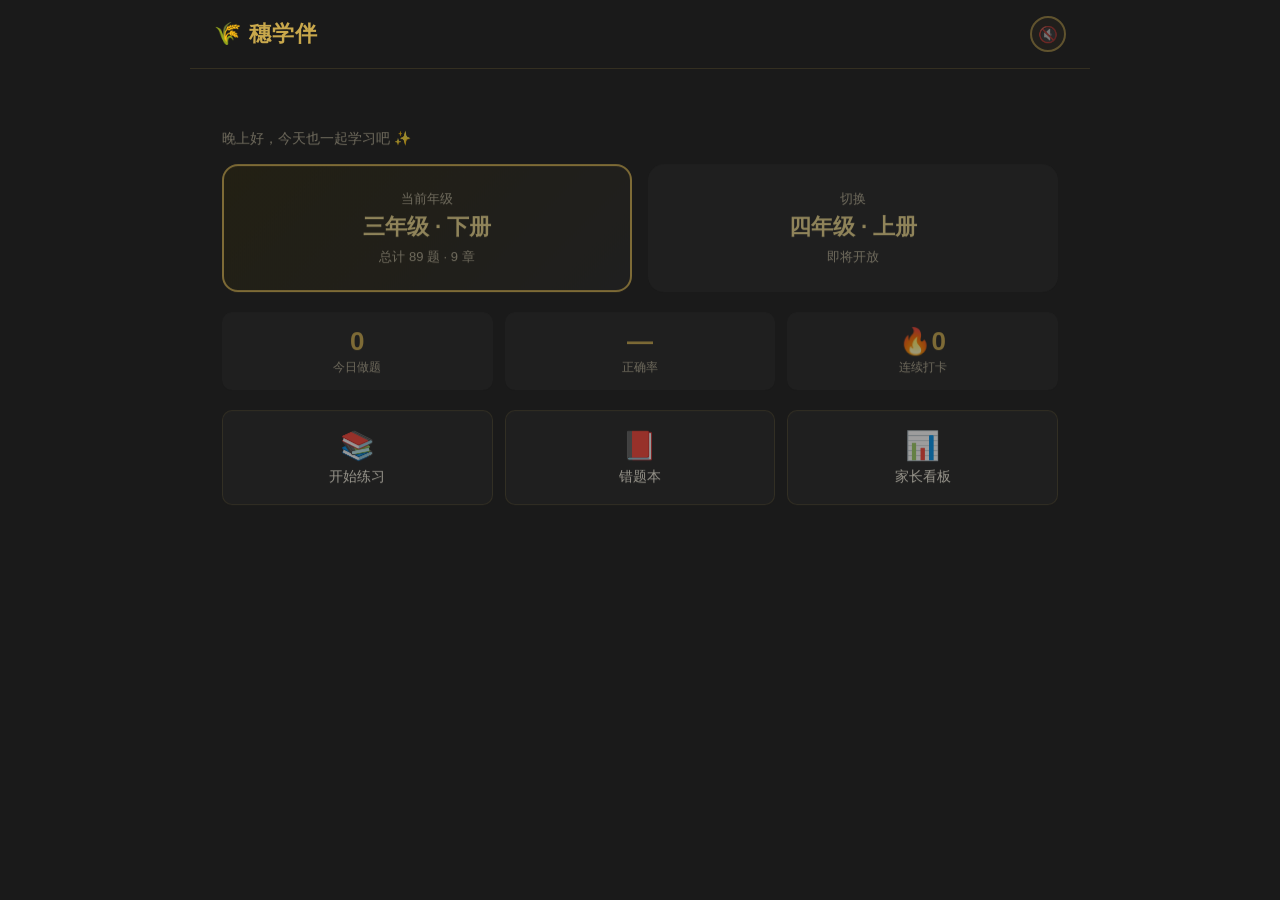
<file: index.html>
<!DOCTYPE html>
<html lang="zh-CN">
<head>
<meta charset="UTF-8">
<meta name="viewport" content="width=device-width, initial-scale=1.0">
<meta http-equiv="refresh" content="0;url=app-src/index.html">
<title>穗学伴 — 跳转中</title>
<style>
body { background:#1a1a1a; color:#C9A84C; font-family:sans-serif; display:flex; align-items:center; justify-content:center; height:100vh; text-align:center; }
p { font-size:18px; }
</style>
</head>
<body>
<p>🌾 跳转到穗学伴…<br><a href="app-src/index.html" style="color:#C9A84C;">点击这里</a></p>
</body>
</html>
</file>
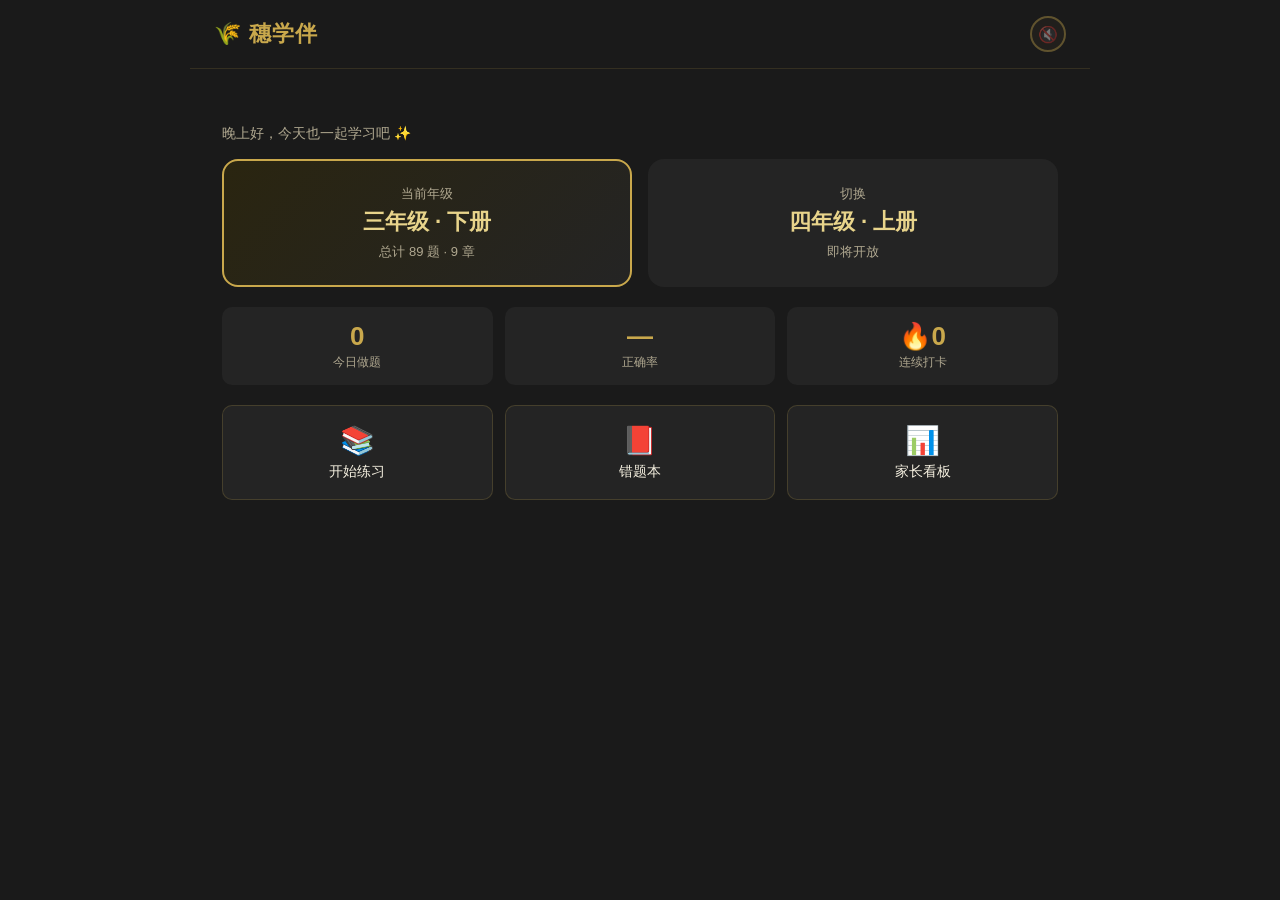
<file: app-src/index.html>
<!DOCTYPE html>
<html lang="zh-CN">
<head>
<meta charset="UTF-8">
<meta name="viewport" content="width=device-width, initial-scale=1.0, maximum-scale=1.0, user-scalable=no">
<meta name="theme-color" content="#C9A84C">
<meta name="apple-mobile-web-app-capable" content="yes">
<meta name="apple-mobile-web-app-status-bar-style" content="black-translucent">
<meta name="apple-mobile-web-app-title" content="穗学伴">
<meta name="mobile-web-app-capable" content="yes">
<link rel="manifest" href="manifest.json">
<link rel="apple-touch-icon" sizes="180x180" href="assets/icons/icon-180.png">
<link rel="apple-touch-icon" sizes="192x192" href="assets/icons/icon-192.png">
<link rel="apple-touch-icon" sizes="512x512" href="assets/icons/icon-512.png">
<link rel="icon" type="image/svg+xml" href="assets/icons/icon.svg">
<title>穗学伴 — 三年级下册数学</title>
<link rel="stylesheet" href="css/theme.css">
<link rel="stylesheet" href="css/layout.css">
<link rel="stylesheet" href="css/components.css">
<style>
/* 首页 */
.grade-grid { display:grid; grid-template-columns:1fr 1fr; gap:var(--space-md); }
.grade-card { background:var(--bg-card); border-radius:var(--radius); padding:24px 16px; text-align:center; border:2px solid transparent; cursor:pointer; transition:all var(--transition-fast); }
.grade-card:active { transform:scale(0.96); }
.grade-card.selected { border-color:var(--gold); background:linear-gradient(135deg,#2a2510,#242424); }
.grade-card .label { font-size:13px; color:var(--text-secondary); margin-bottom:4px; }
.grade-card .title { font-size:22px; font-weight:700; color:var(--gold-light); }
.grade-card .sub { font-size:13px; color:var(--text-secondary); margin-top:6px; }
.home-stats { display:flex; gap:12px; margin:20px 0; }
.stat-card { flex:1; background:var(--bg-card); border-radius:var(--radius-sm); padding:14px 12px; text-align:center; }
.stat-card .num { font-size:26px; font-weight:700; color:var(--gold); }
.stat-card .lbl { font-size:12px; color:var(--text-secondary); margin-top:2px; }
.quick-actions { display:grid; grid-template-columns:1fr 1fr 1fr; gap:12px; margin-top:20px; }
.quick-btn { background:var(--bg-card); border:1px solid rgba(201,168,76,.2); border-radius:var(--radius-sm); padding:18px 8px; text-align:center; cursor:pointer; transition:all var(--transition-fast); font-size:14px; color:var(--text-primary); }
.quick-btn:active { background:var(--bg-inset); }
.quick-btn .icon { font-size:28px; display:block; margin-bottom:6px; }

/* 章节列表 */
.chapter-list { display:flex; flex-direction:column; gap:10px; }
.chapter-item { background:var(--bg-card); border-radius:var(--radius-sm); padding:16px; display:flex; align-items:center; gap:14px; cursor:pointer; transition:all var(--transition-fast); border:1px solid transparent; }
.chapter-item:active { transform:scale(0.98); }
.chapter-item:hover { border-color:rgba(201,168,76,.25); }
.ch-item-num { width:40px; height:40px; border-radius:50%; background:rgba(201,168,76,.12); color:var(--gold); display:flex; align-items:center; justify-content:center; font-weight:700; font-size:16px; flex-shrink:0; }
.ch-item-info { flex:1; }
.ch-item-name { font-size:16px; font-weight:600; margin-bottom:4px; }
.ch-item-sub { font-size:12px; color:var(--text-secondary); }
.ch-item-arrow { color:var(--text-secondary); font-size:20px; }

/* 引导页 */
.guide-header { text-align:center; margin-bottom:24px; }
.guide-header .ch-title { font-size:14px; color:var(--text-secondary); margin-bottom:4px; }
.guide-header .topic { font-size:24px; font-weight:700; color:var(--gold-light); }
.guide-step { display:none; background:var(--bg-card); border-radius:var(--radius); padding:24px; margin-bottom:16px; animation:fadeIn .4s ease; }
.guide-step.active { display:block; }
.guide-step .step-num { font-size:12px; color:var(--text-secondary); margin-bottom:8px; letter-spacing:1px; }
.guide-step .step-title { font-size:20px; font-weight:600; margin-bottom:16px; color:var(--gold); }
.guide-step .step-content { font-size:17px; line-height:1.8; color:var(--text-primary); }
.voice-btn { position:absolute; top:16px; right:20px; width:44px; height:44px; border-radius:50%; border:2px solid var(--gold); background:rgba(201,168,76,.1); color:var(--gold); font-size:20px; cursor:pointer; display:flex; align-items:center; justify-content:center; transition:all var(--transition-fast); z-index:5; }
.voice-btn:active { transform:scale(.9); }
.voice-btn.playing { animation:pulse 1s infinite; background:rgba(201,168,76,.25); }
.voice-btn.muted { opacity:.4; }

/* 答题 */
.quiz-card { background:var(--bg-card); border-radius:var(--radius); padding:28px 24px; margin-bottom:20px; }
.quiz-card .q-type { font-size:12px; color:var(--gold); letter-spacing:1px; margin-bottom:10px; }
.quiz-card .q-text { font-size:20px; line-height:1.6; font-weight:500; }
.quiz-options { display:flex; flex-direction:column; gap:10px; }
.quiz-options .opt { background:var(--bg-card); border:2px solid #333; border-radius:var(--radius-sm); padding:16px; font-size:17px; cursor:pointer; transition:all var(--transition-fast); text-align:left; }
.quiz-options .opt:active { transform:scale(.98); }
.quiz-options .opt.selected { border-color:var(--gold); background:rgba(201,168,76,.1); }
.quiz-options .opt.correct { border-color:var(--green); background:var(--green-bg); }
.quiz-options .opt.wrong { border-color:var(--red); background:var(--red-bg); }

/* 结果 */
.result-summary { text-align:center; padding:32px; background:var(--bg-card); border-radius:var(--radius); margin-bottom:20px; }
.result-summary .big-num { font-size:56px; font-weight:700; color:var(--gold); }
.result-summary .detail { display:flex; justify-content:center; gap:24px; margin-top:16px; font-size:14px; color:var(--text-secondary); }

/* 响应式调整 */
@media(max-width:599px) {
  .grade-grid { grid-template-columns:1fr 1fr; gap:10px; }
  .quick-actions { grid-template-columns:1fr 1fr; }
  .quiz-card .q-text { font-size:17px; }
  .guide-step .step-title { font-size:18px; }
  .guide-header .topic { font-size:20px; }
}
@media(min-width:768px) {
  .chapter-item { padding:20px; }
  .quiz-card { padding:36px 32px; }
  .quiz-card .q-text { font-size:22px; }
}
</style>
</head>
<body>
<div class="app">

  <!-- ====== HEADER ====== -->
  <div class="header">
    <button class="back-btn" id="backBtn" onclick="goBack()">‹</button>
    <h1>🌾 穗学伴</h1>
    <button class="voice-btn muted" id="voiceBtn" onclick="handleVoiceToggle()" title="朗读本页" style="position:static;width:36px;height:36px;font-size:16px;">🔇</button>
  </div>

  <!-- ====== PAGE: HOME ====== -->
  <div class="page active" id="page-home">
    <p style="color:var(--text-secondary);font-size:14px;margin-bottom:16px;" id="homeGreeting">今天也一起学习吧 ✨</p>
    <div class="grade-grid">
      <div class="grade-card selected" id="gradeCard">
        <div class="label">当前年级</div>
        <div class="title">三年级 · 下册</div>
        <div class="sub" id="gradeInfo">89 道题 · 9 章</div>
      </div>
      <div class="grade-card" onclick="alert('四年级即将开放 🚧')">
        <div class="label">切换</div>
        <div class="title">四年级 · 上册</div>
        <div class="sub">即将开放</div>
      </div>
    </div>
    <div class="home-stats" id="homeStats">
      <div class="stat-card"><div class="num" id="statToday">0</div><div class="lbl">今日做题</div></div>
      <div class="stat-card"><div class="num" id="statRate">—</div><div class="lbl">正确率</div></div>
      <div class="stat-card"><div class="num" id="statStreak">🔥0</div><div class="lbl">连续打卡</div></div>
    </div>
    <div class="quick-actions">
      <div class="quick-btn" onclick="navigate('chapters')"><span class="icon">📚</span>开始练习</div>
      <div class="quick-btn" onclick="navigate('wrongbook')"><span class="icon">📕</span>错题本</div>
      <div class="quick-btn" onclick="navigate('dashboard')"><span class="icon">📊</span>家长看板</div>
    </div>
  </div>

  <!-- ====== PAGE: CHAPTERS ====== -->
  <div class="page" id="page-chapters">
    <p style="color:var(--text-secondary);font-size:14px;margin-bottom:16px;">三年级 · 下册 — 共 9 章</p>
    <div class="chapter-list" id="chapterList"></div>
  </div>

  <!-- ====== PAGE: GUIDE ====== -->
  <div class="page" id="page-guide" style="position:relative;">
    <div class="guide-header">
      <div class="ch-title" id="guideChapterLabel">第 6 章</div>
      <div class="topic" id="guideTopic">年、月、日</div>
    </div>
    <div id="guideSteps"></div>
    <div class="btn-row">
      <button class="btn btn-secondary" id="guidePrev" onclick="guidePrev()">← 上一步</button>
      <button class="btn btn-primary" id="guideNext" onclick="guideNext()">继续 →</button>
    </div>
  </div>

  <!-- ====== PAGE: QUIZ ====== -->
  <div class="page" id="page-quiz">
    <div style="display:flex;align-items:center;gap:12px;margin-bottom:20px;">
      <span style="font-size:14px;color:var(--text-secondary);white-space:nowrap;" id="quizCount">1/5</span>
      <div class="progress-bar" style="flex:1;"><div class="progress-fill" id="quizFill" style="width:20%"></div></div>
    </div>
    <div class="quiz-card" id="quizCard"></div>
    <div class="feedback" id="quizFeedback"></div>
    <div class="btn-row">
      <button class="btn btn-primary" id="quizSubmit" onclick="quizSubmit()" style="display:none;">确认答案</button>
      <button class="btn btn-primary" id="quizNext" onclick="quizNext()" style="display:none;">下一题 →</button>
    </div>
  </div>

  <!-- ====== PAGE: RESULT ====== -->
  <div class="page" id="page-result">
    <div class="result-summary">
      <div class="big-num" id="resultScore">0%</div>
      <div style="font-size:18px;margin-top:8px;" id="resultLabel">继续加油！</div>
      <div class="detail">
        <span id="resultCorrect">✅ 0 题</span>
        <span id="resultWrong">❌ 0 题</span>
      </div>
    </div>
    <div class="btn-row">
      <button class="btn btn-secondary" onclick="navigate('chapters')">← 返回章节</button>
      <button class="btn btn-success" id="resultAction" onclick="retryGuide()">🔄 再看一遍动画</button>
    </div>
  </div>

  <!-- ====== PAGE: WRONG BOOK ====== -->
  <div class="page" id="page-wrongbook">
    <div class="empty-state" id="wrongbookState">
      <div class="icon">📕</div>
      <p>还没有错题记录<br>做完练习再来看看吧 🌟</p>
    </div>
    <div id="wrongbookList"></div>
  </div>

  <!-- ====== PAGE: DASHBOARD ====== -->
  <div class="page" id="page-dashboard">
    <div class="empty-state">
      <div class="icon">📊</div>
      <p>家长看板<br>做几轮练习后就能看到数据啦</p>
      <span class="tag tag-demo">Stage 2 · 后续实现</span>
    </div>
  </div>

</div>

<script>
// 题库数据（三年级下册 89题）
const QUESTION_BANK = [];
</script>
<script src="js/router.js"></script>
<script src="js/store.js"></script>
<script src="js/guide-data.js"></script>
<script src="js/voice.js"></script>
<script src="js/quiz-engine.js"></script>
<script src="js/app.js"></script>
<script>
// 注册 Service Worker (PWA 离线支持)
if ('serviceWorker' in navigator) {
  navigator.serviceWorker.register('sw.js').then(reg => {
    console.log('SW 注册成功, 作用域:', reg.scope);
  }).catch(err => {
    console.warn('SW 注册失败:', err);
  });
}
</script>
</body>
</html>
</file>
<file: app-src/css/theme.css>
/* ====== 穗学伴 · 主题变量 & 全局样式 ====== */
:root {
  /* 主色 */
  --gold: #C9A84C;
  --gold-light: #E8D48B;
  --gold-dark: #A8882E;

  /* 背景 */
  --bg-dark: #1a1a1a;
  --bg-card: #242424;
  --bg-card-hover: #2a2a2a;
  --bg-inset: #2f2f2f;

  /* 文字 */
  --text-primary: #f5f0e0;
  --text-secondary: #b0a890;
  --text-muted: #777;

  /* 功能色 */
  --green: #4CAF50;
  --green-bg: rgba(76, 175, 80, 0.12);
  --red: #E57373;
  --red-bg: rgba(229, 115, 115, 0.12);
  --blue: #64B5F6;

  /* 圆角 */
  --radius: 16px;
  --radius-sm: 10px;
  --radius-xs: 6px;

  /* 间距 */
  --space-xs: 4px;
  --space-sm: 8px;
  --space-md: 16px;
  --space-lg: 24px;
  --space-xl: 32px;

  /* 字体 */
  --font-family: -apple-system, "PingFang SC", "Noto Sans SC", "SF Pro", sans-serif;

  /* 动画 */
  --transition-fast: 0.15s ease;
  --transition-normal: 0.25s ease;
  --transition-slow: 0.4s ease;
}

* { margin: 0; padding: 0; box-sizing: border-box; }

html, body {
  height: 100%;
  -webkit-tap-highlight-color: transparent;
  touch-action: manipulation;
}

body {
  font-family: var(--font-family);
  background: var(--bg-dark);
  color: var(--text-primary);
  -webkit-font-smoothing: antialiased;
  -moz-osx-font-smoothing: grayscale;
}

.app {
  width: 100%;
  max-width: 900px;
  min-height: 100vh;
  margin: 0 auto;
  position: relative;
  overflow: hidden;
}

::selection {
  background: rgba(201, 168, 76, 0.3);
  color: var(--text-primary);
}

/* ====== 通用动画 ====== */
@keyframes fadeIn {
  from { opacity: 0; transform: translateY(12px); }
  to   { opacity: 1; transform: translateY(0); }
}

@keyframes slideUp {
  from { opacity: 0; transform: translateY(24px); }
  to   { opacity: 1; transform: translateY(0); }
}

@keyframes pulse {
  0%, 100% { transform: scale(1); }
  50%      { transform: scale(1.05); }
}

@keyframes spin {
  from { transform: rotate(0deg); }
  to   { transform: rotate(360deg); }
}
</file>
<file: app-src/css/layout.css>
/* ====== 穗学伴 · 响应式布局 ====== */

/* 基础：内容区 */
.page {
  display: none;
  padding: var(--space-lg);
  animation: fadeIn var(--transition-slow);
}
.page.active { display: block; }

/* ====== 断点：手机竖屏 ====== */
@media (max-width: 599px) {
  .page { padding: var(--space-md); }
  .app { max-width: 100%; }
}

/* ====== 断点：小平板 / 手机横屏 ====== */
@media (min-width: 600px) and (max-width: 767px) {
  .page { padding: var(--space-lg); }
}

/* ====== 断点：iPad 竖屏 ====== */
@media (min-width: 768px) and (max-width: 1023px) {
  .page { padding: var(--space-xl); }
  .app { max-width: 780px; }
}

/* ====== 断点：iPad 横屏 / 桌面 ====== */
@media (min-width: 1024px) {
  .page { padding: var(--space-xl); }
  .app { max-width: 900px; }
}

/* ====== 工具类 ====== */
.text-center { text-align: center; }
.text-secondary { color: var(--text-secondary); }
.mt-sm { margin-top: var(--space-sm); }
.mt-md { margin-top: var(--space-md); }
.mt-lg { margin-top: var(--space-lg); }
.mb-md { margin-bottom: var(--space-md); }
.gap-sm { gap: var(--space-sm); }
.gap-md { gap: var(--space-md); }
.flex { display: flex; }
.flex-col { flex-direction: column; }
.flex-center { align-items: center; justify-content: center; }
.flex-between { justify-content: space-between; }
.grid-2 { display: grid; grid-template-columns: 1fr 1fr; gap: var(--space-md); }
.grid-3 { display: grid; grid-template-columns: 1fr 1fr 1fr; gap: var(--space-md); }

@media (max-width: 599px) {
  .grid-2 { grid-template-columns: 1fr; }
  .grid-3 { grid-template-columns: 1fr 1fr; }
}
</file>
<file: app-src/css/components.css>
/* ====== 穗学伴 · 组件样式 ====== */

/* ====== Header ====== */
.header {
  display: flex;
  align-items: center;
  justify-content: space-between;
  padding: var(--space-md) var(--space-lg);
  border-bottom: 1px solid rgba(201, 168, 76, 0.15);
  margin-bottom: var(--space-lg);
  background: var(--bg-dark);
  position: sticky;
  top: 0;
  z-index: 10;
}
.header h1 {
  font-size: 22px;
  color: var(--gold);
  font-weight: 700;
  letter-spacing: 1px;
}
.back-btn {
  background: none;
  border: none;
  color: var(--text-secondary);
  font-size: 32px;
  cursor: pointer;
  padding: 4px 8px;
  line-height: 1;
  display: none;
  -webkit-user-select: none;
  user-select: none;
}
.back-btn.show { display: block; }
.back-btn:active { color: var(--gold); }

/* ====== 卡片 ====== */
.card {
  background: var(--bg-card);
  border-radius: var(--radius);
  padding: var(--space-lg);
  transition: all var(--transition-fast);
}
.card-hover {
  cursor: pointer;
  border: 1px solid transparent;
}
.card-hover:active { transform: scale(0.98); }
.card-hover:hover { border-color: rgba(201, 168, 76, 0.25); }

/* ====== 按钮 ====== */
.btn {
  display: block;
  width: 100%;
  padding: 14px 24px;
  border: none;
  border-radius: var(--radius-sm);
  font-size: 16px;
  font-weight: 600;
  cursor: pointer;
  transition: all var(--transition-fast);
  text-align: center;
  -webkit-user-select: none;
  user-select: none;
}
.btn:active { transform: scale(0.97); }
.btn-primary {
  background: var(--gold);
  color: #1a1a1a;
}
.btn-secondary {
  background: var(--bg-inset);
  color: var(--text-secondary);
}
.btn-success {
  background: var(--green);
  color: white;
}
.btn-small {
  padding: 10px 16px;
  font-size: 14px;
  width: auto;
  display: inline-block;
}

.btn-row {
  display: flex;
  gap: 12px;
  margin-top: var(--space-lg);
}
.btn-row .btn { flex: 1; }

/* ====== 进度条 ====== */
.progress-bar {
  height: 6px;
  background: #333;
  border-radius: 3px;
  overflow: hidden;
}
.progress-fill {
  height: 100%;
  background: var(--gold);
  border-radius: 3px;
  transition: width var(--transition-normal);
}

/* ====== 标签 ====== */
.tag {
  display: inline-block;
  font-size: 11px;
  padding: 2px 8px;
  border-radius: 4px;
  font-weight: 500;
}
.tag-gold { background: rgba(201, 168, 76, 0.15); color: var(--gold); }
.tag-green { background: var(--green-bg); color: var(--green); }
.tag-red { background: var(--red-bg); color: var(--red); }
.tag-demo { background: rgba(100, 181, 246, 0.15); color: var(--blue); }

/* ====== 输入框 ====== */
.input {
  width: 100%;
  padding: 16px;
  background: var(--bg-inset);
  border: 2px solid #444;
  border-radius: var(--radius-sm);
  color: var(--text-primary);
  font-size: 20px;
  text-align: center;
  outline: none;
  transition: border-color var(--transition-fast);
}
.input:focus { border-color: var(--gold); }
.input::placeholder { color: var(--text-muted); }

/* ====== 提示气泡 ====== */
.feedback {
  padding: 16px;
  border-radius: var(--radius-sm);
  font-size: 16px;
  line-height: 1.6;
  margin-top: var(--space-md);
  display: none;
}
.feedback.show { display: block; }
.feedback.correct {
  background: var(--green-bg);
  border-left: 4px solid var(--green);
}
.feedback.wrong {
  background: var(--red-bg);
  border-left: 4px solid var(--red);
}

/* ====== 空状态 ====== */
.empty-state {
  text-align: center;
  padding: 60px 20px;
  color: var(--text-secondary);
}
.empty-state .icon { font-size: 56px; margin-bottom: var(--space-md); }
.empty-state p { font-size: 16px; line-height: 1.8; }

/* ====== 引导步骤导航 ====== */
.step-nav {
  display: flex;
  justify-content: center;
  gap: 8px;
  margin: var(--space-md) 0;
}
.step-dot {
  width: 10px;
  height: 10px;
  border-radius: 50%;
  background: #333;
  transition: all var(--transition-fast);
}
.step-dot.active { background: var(--gold); width: 28px; border-radius: 5px; }
.step-dot.done { background: var(--gold-dark); }

/* ====== 知识点高亮 ====== */
.highlight { color: var(--gold-light); font-weight: 600; }
.highlight-green { color: var(--green); font-weight: 600; }
.text-gold { color: var(--gold); }
.text-secondary { color: var(--text-secondary); }

/* ====== 分隔线 ====== */
.divider {
  border: none;
  border-top: 1px solid rgba(201, 168, 76, 0.1);
  margin: var(--space-lg) 0;
}
</file>
